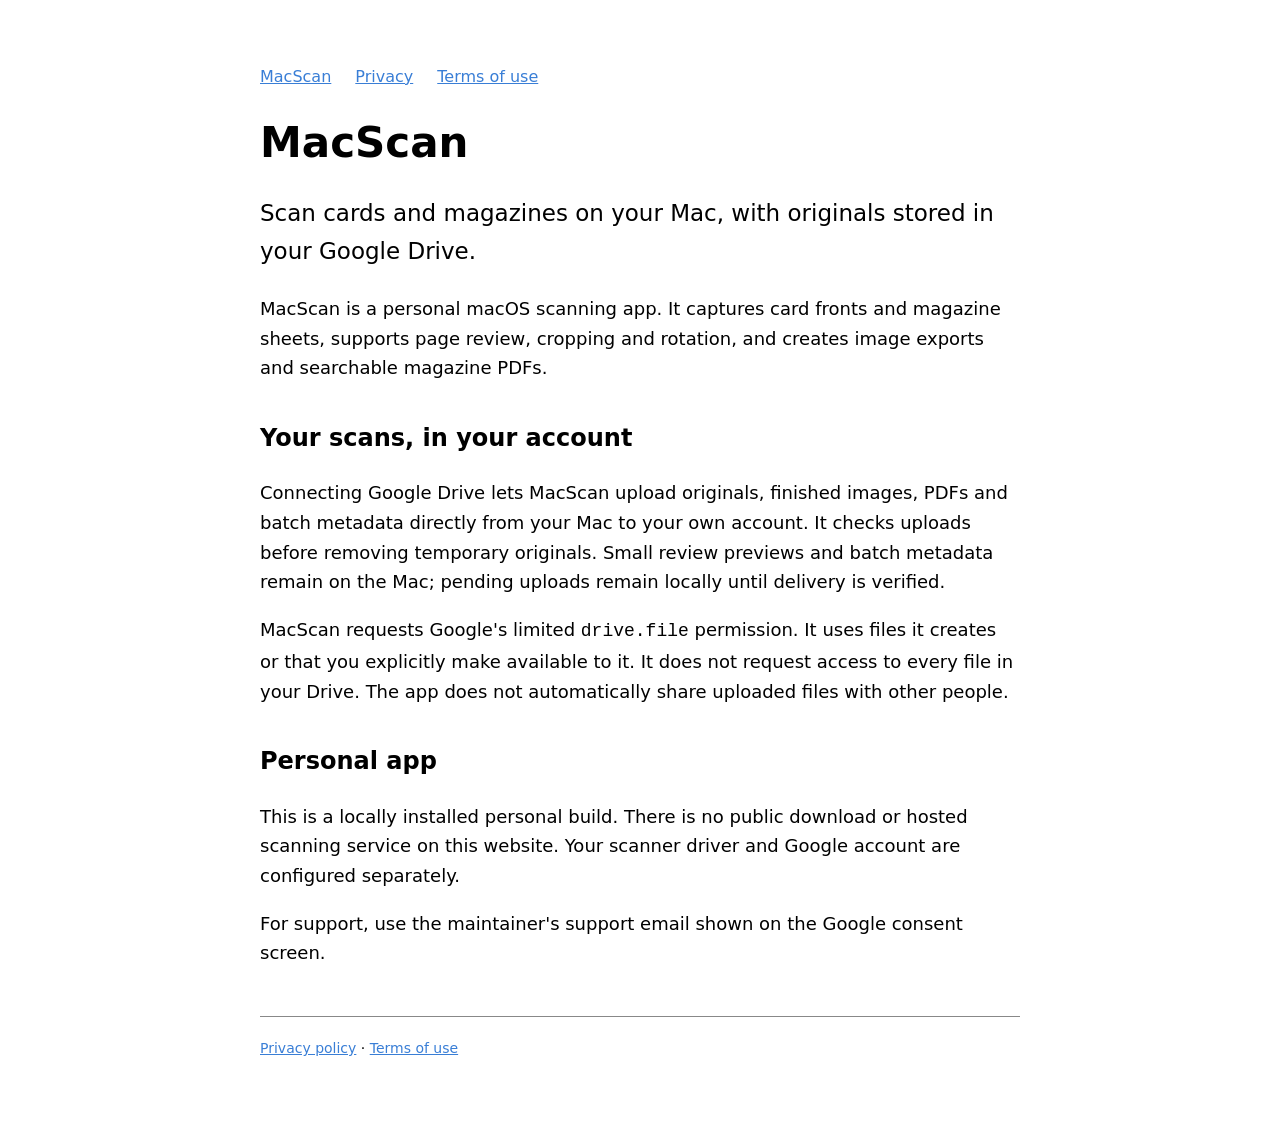
<file: index.html>
<!doctype html><html lang="en"><meta charset="utf-8"><meta name="viewport" content="width=device-width,initial-scale=1"><title>MacScan</title><link rel="stylesheet" href="style.css"><body><nav><a href="index.html">MacScan</a><a href="privacy.html">Privacy</a><a href="terms.html">Terms of use</a></nav><main><h1>MacScan</h1><p class="lead">Scan cards and magazines on your Mac, with originals stored in your Google Drive.</p><p>MacScan is a personal macOS scanning app. It captures card fronts and magazine sheets, supports page review, cropping and rotation, and creates image exports and searchable magazine PDFs.</p><h2>Your scans, in your account</h2><p>Connecting Google Drive lets MacScan upload originals, finished images, PDFs and batch metadata directly from your Mac to your own account. It checks uploads before removing temporary originals. Small review previews and batch metadata remain on the Mac; pending uploads remain locally until delivery is verified.</p><p>MacScan requests Google's limited <code>drive.file</code> permission. It uses files it creates or that you explicitly make available to it. It does not request access to every file in your Drive. The app does not automatically share uploaded files with other people.</p><h2>Personal app</h2><p>This is a locally installed personal build. There is no public download or hosted scanning service on this website. Your scanner driver and Google account are configured separately.</p><p>For support, use the maintainer's support email shown on the Google consent screen.</p></main><footer><a href="privacy.html">Privacy policy</a> · <a href="terms.html">Terms of use</a></footer></body></html>
</file>
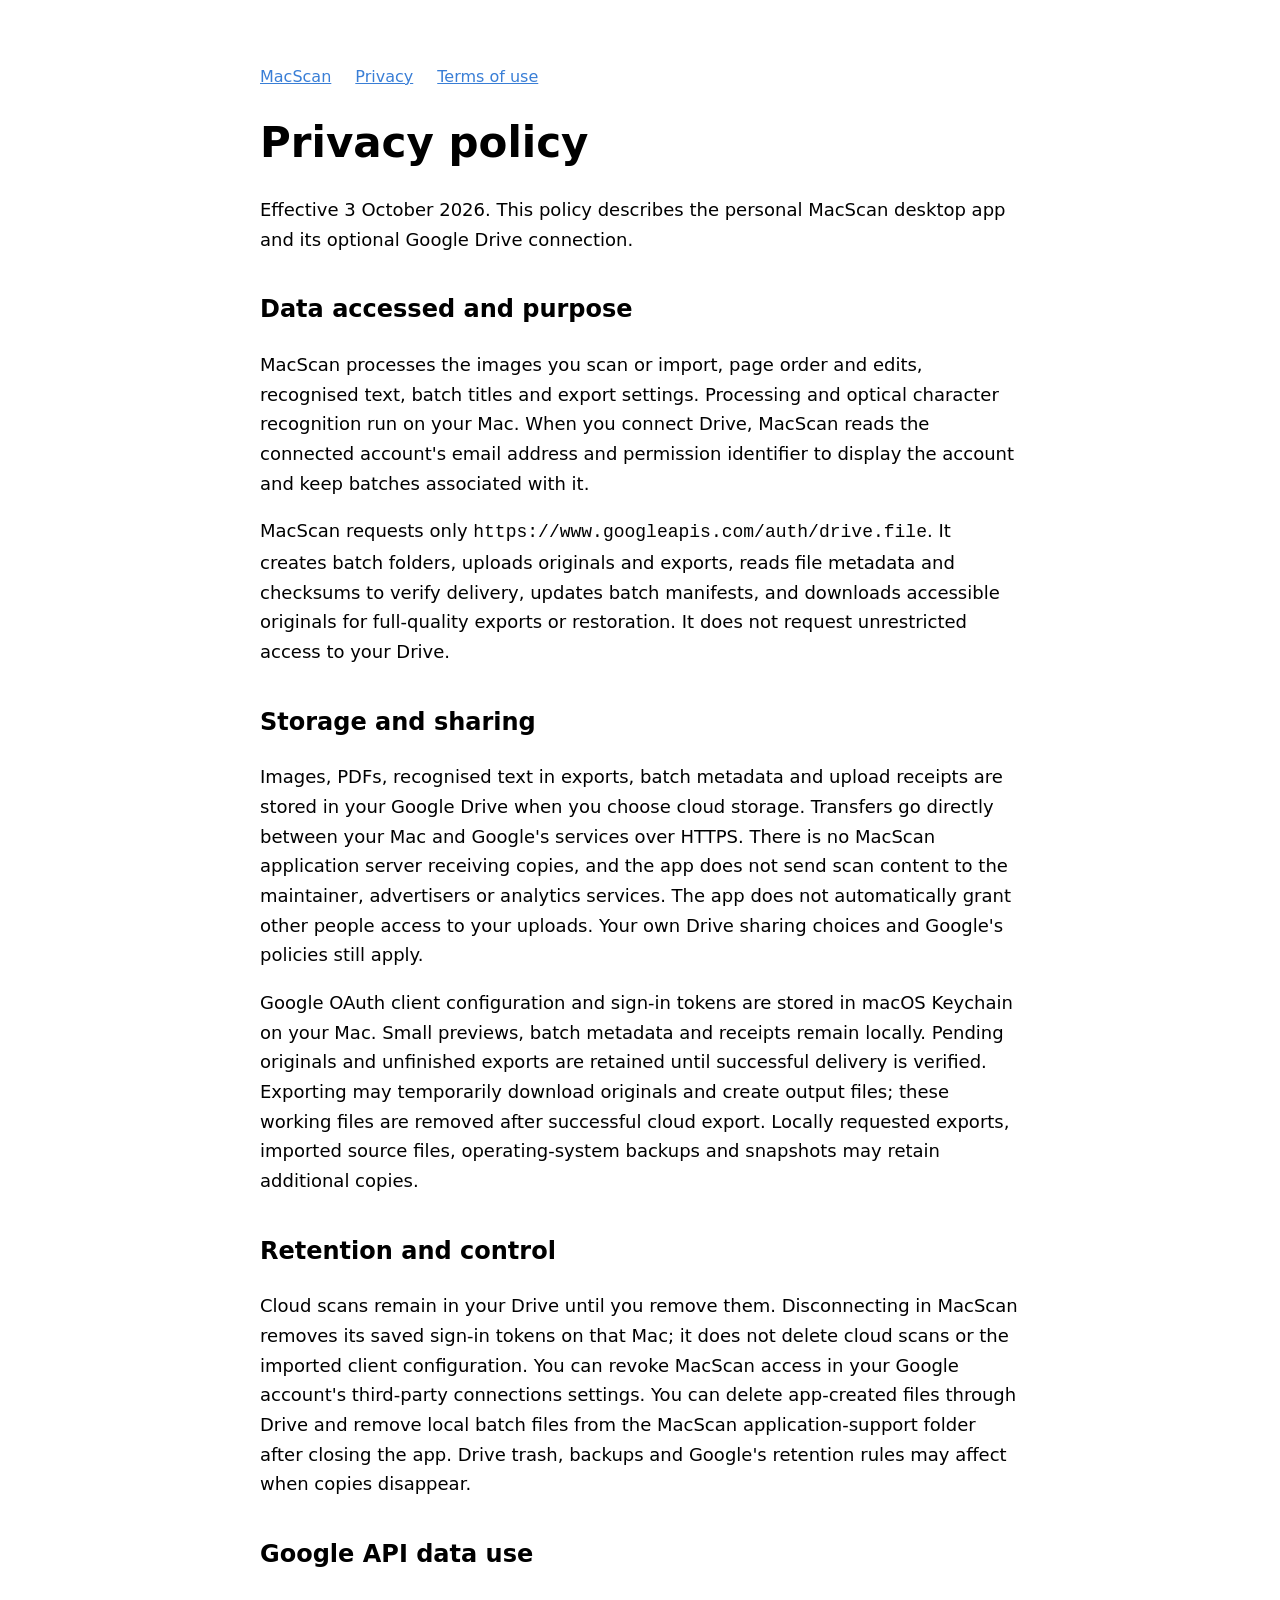
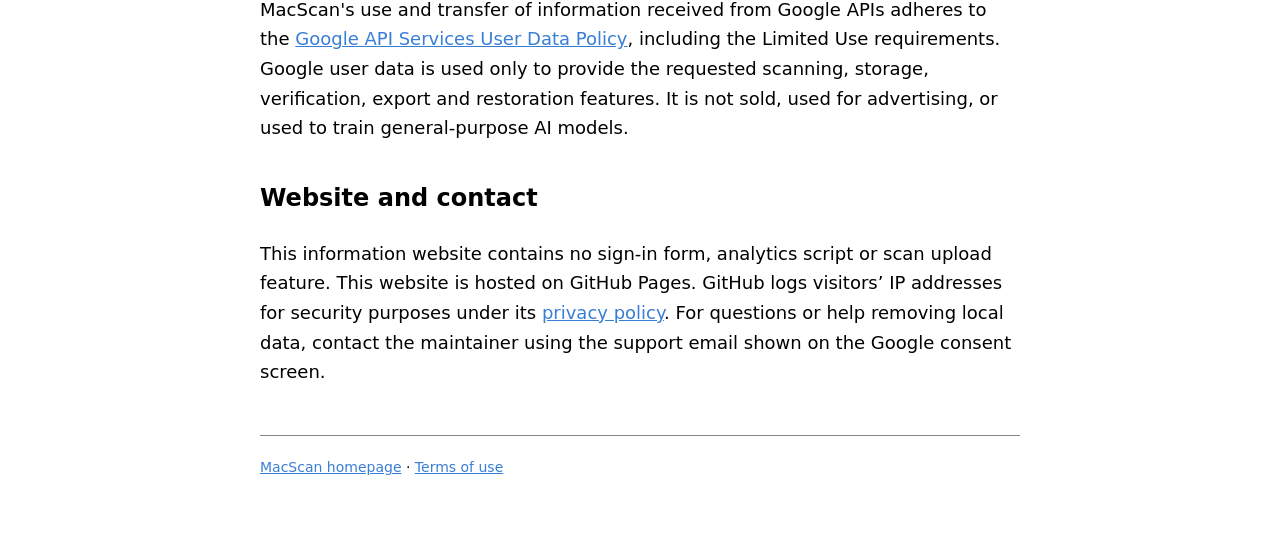
<file: privacy.html>
<!doctype html><html lang="en"><meta charset="utf-8"><meta name="viewport" content="width=device-width,initial-scale=1"><title>MacScan privacy policy</title><link rel="stylesheet" href="style.css"><body><nav><a href="index.html">MacScan</a><a href="privacy.html">Privacy</a><a href="terms.html">Terms of use</a></nav><main><h1>Privacy policy</h1><p>Effective 3 October 2026. This policy describes the personal MacScan desktop app and its optional Google Drive connection.</p><h2>Data accessed and purpose</h2><p>MacScan processes the images you scan or import, page order and edits, recognised text, batch titles and export settings. Processing and optical character recognition run on your Mac. When you connect Drive, MacScan reads the connected account's email address and permission identifier to display the account and keep batches associated with it.</p><p>MacScan requests only <code>https://www.googleapis.com/auth/drive.file</code>. It creates batch folders, uploads originals and exports, reads file metadata and checksums to verify delivery, updates batch manifests, and downloads accessible originals for full-quality exports or restoration. It does not request unrestricted access to your Drive.</p><h2>Storage and sharing</h2><p>Images, PDFs, recognised text in exports, batch metadata and upload receipts are stored in your Google Drive when you choose cloud storage. Transfers go directly between your Mac and Google's services over HTTPS. There is no MacScan application server receiving copies, and the app does not send scan content to the maintainer, advertisers or analytics services. The app does not automatically grant other people access to your uploads. Your own Drive sharing choices and Google's policies still apply.</p><p>Google OAuth client configuration and sign-in tokens are stored in macOS Keychain on your Mac. Small previews, batch metadata and receipts remain locally. Pending originals and unfinished exports are retained until successful delivery is verified. Exporting may temporarily download originals and create output files; these working files are removed after successful cloud export. Locally requested exports, imported source files, operating-system backups and snapshots may retain additional copies.</p><h2>Retention and control</h2><p>Cloud scans remain in your Drive until you remove them. Disconnecting in MacScan removes its saved sign-in tokens on that Mac; it does not delete cloud scans or the imported client configuration. You can revoke MacScan access in your Google account's third-party connections settings. You can delete app-created files through Drive and remove local batch files from the MacScan application-support folder after closing the app. Drive trash, backups and Google's retention rules may affect when copies disappear.</p><h2>Google API data use</h2><p>MacScan's use and transfer of information received from Google APIs adheres to the <a href="https://developers.google.com/terms/api-services-user-data-policy">Google API Services User Data Policy</a>, including the Limited Use requirements. Google user data is used only to provide the requested scanning, storage, verification, export and restoration features. It is not sold, used for advertising, or used to train general-purpose AI models.</p><h2>Website and contact</h2><p>This information website contains no sign-in form, analytics script or scan upload feature. This website is hosted on GitHub Pages. GitHub logs visitors’ IP addresses for security purposes under its <a href="https://docs.github.com/en/site-policy/privacy-policies/github-general-privacy-statement">privacy policy</a>. For questions or help removing local data, contact the maintainer using the support email shown on the Google consent screen.</p></main><footer><a href="index.html">MacScan homepage</a> · <a href="terms.html">Terms of use</a></footer></body></html>
</file>
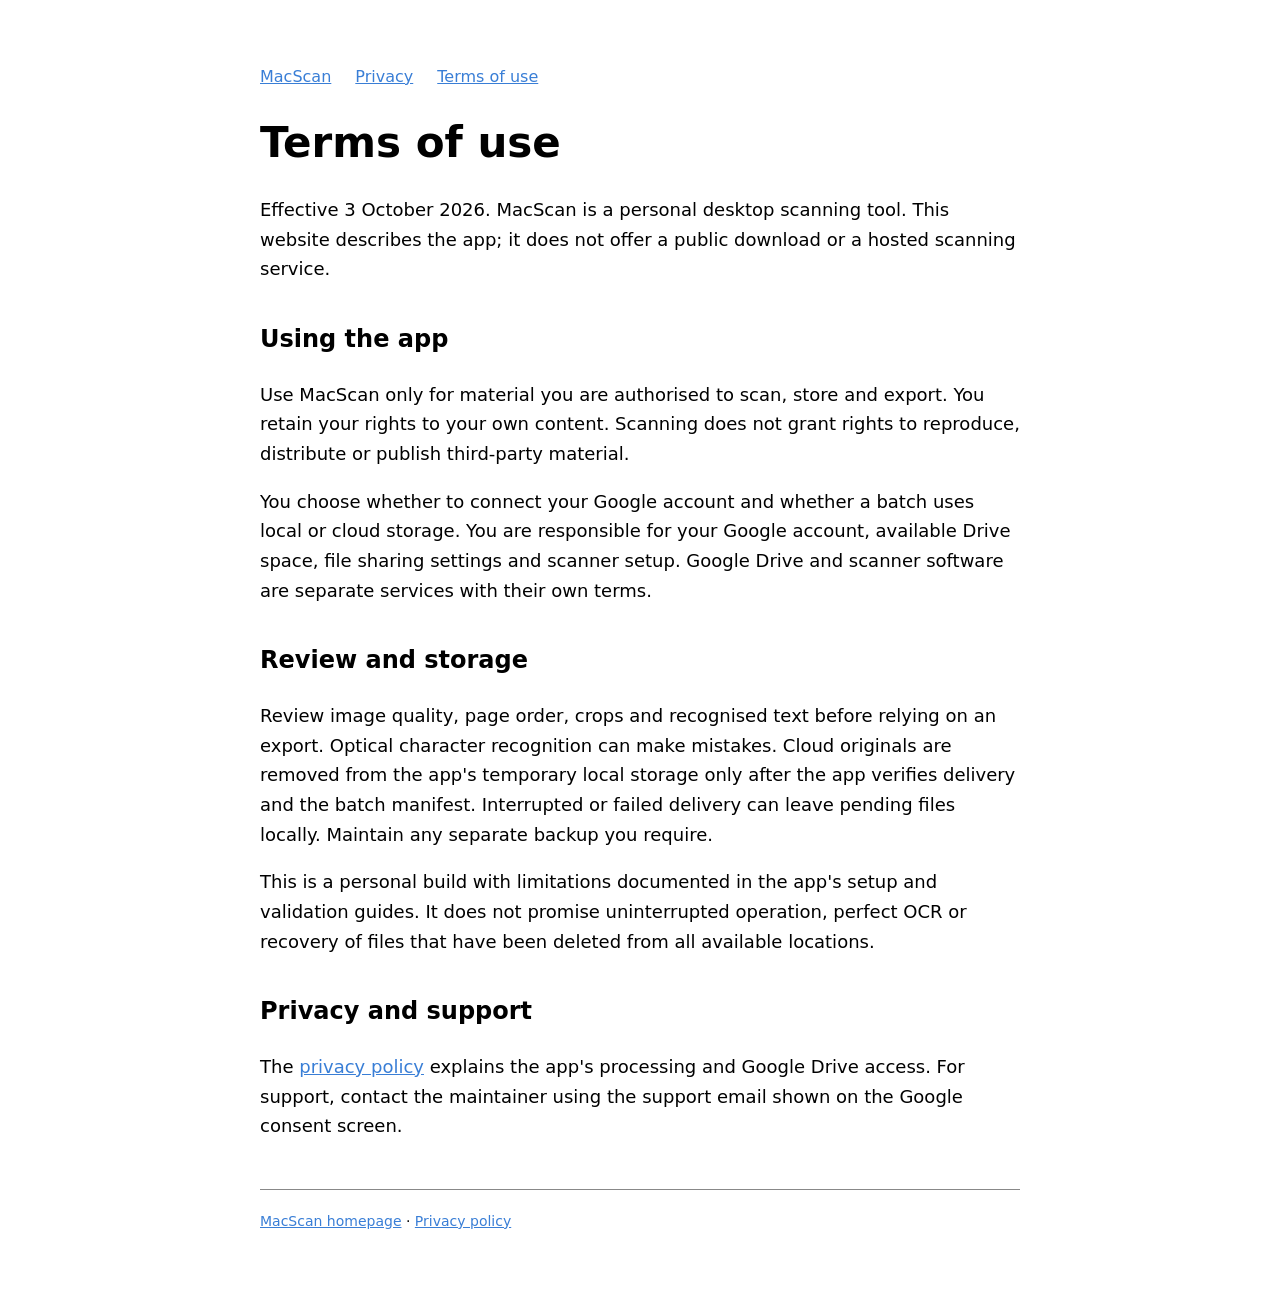
<file: terms.html>
<!doctype html><html lang="en"><meta charset="utf-8"><meta name="viewport" content="width=device-width,initial-scale=1"><title>MacScan terms of use</title><link rel="stylesheet" href="style.css"><body><nav><a href="index.html">MacScan</a><a href="privacy.html">Privacy</a><a href="terms.html">Terms of use</a></nav><main><h1>Terms of use</h1><p>Effective 3 October 2026. MacScan is a personal desktop scanning tool. This website describes the app; it does not offer a public download or a hosted scanning service.</p><h2>Using the app</h2><p>Use MacScan only for material you are authorised to scan, store and export. You retain your rights to your own content. Scanning does not grant rights to reproduce, distribute or publish third-party material.</p><p>You choose whether to connect your Google account and whether a batch uses local or cloud storage. You are responsible for your Google account, available Drive space, file sharing settings and scanner setup. Google Drive and scanner software are separate services with their own terms.</p><h2>Review and storage</h2><p>Review image quality, page order, crops and recognised text before relying on an export. Optical character recognition can make mistakes. Cloud originals are removed from the app's temporary local storage only after the app verifies delivery and the batch manifest. Interrupted or failed delivery can leave pending files locally. Maintain any separate backup you require.</p><p>This is a personal build with limitations documented in the app's setup and validation guides. It does not promise uninterrupted operation, perfect OCR or recovery of files that have been deleted from all available locations.</p><h2>Privacy and support</h2><p>The <a href="privacy.html">privacy policy</a> explains the app's processing and Google Drive access. For support, contact the maintainer using the support email shown on the Google consent screen.</p></main><footer><a href="index.html">MacScan homepage</a> · <a href="privacy.html">Privacy policy</a></footer></body></html>
</file>
<file: style.css>
:root{color-scheme:light dark;font:18px/1.65 system-ui,sans-serif}body{max-width:760px;margin:64px auto;padding:0 24px}nav{display:flex;flex-wrap:wrap;gap:24px;font-size:16px}a{color:#397ed6}h1{font-size:42px;line-height:1.15}h2{font-size:24px;margin-top:36px}.lead{font-size:23px}footer{margin-top:48px;padding-top:20px;border-top:1px solid #888;font-size:14px}
</file>
